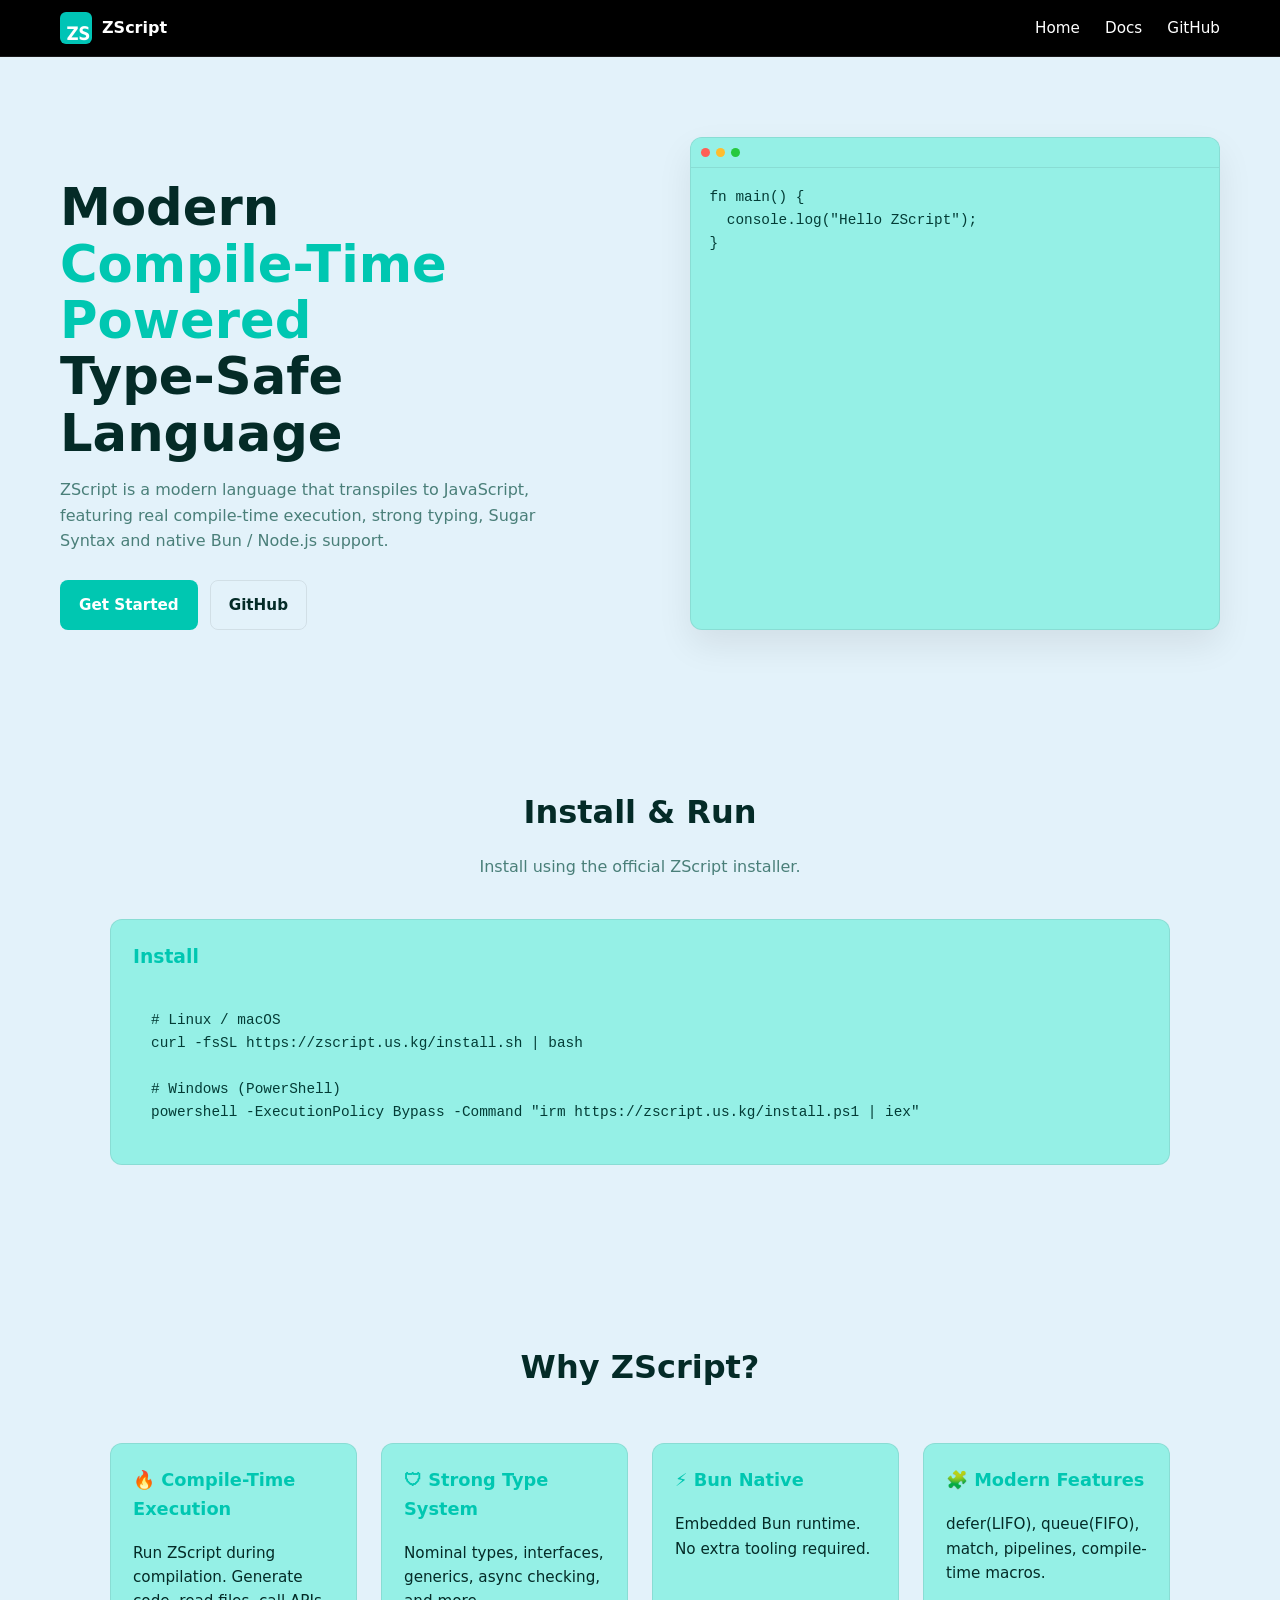
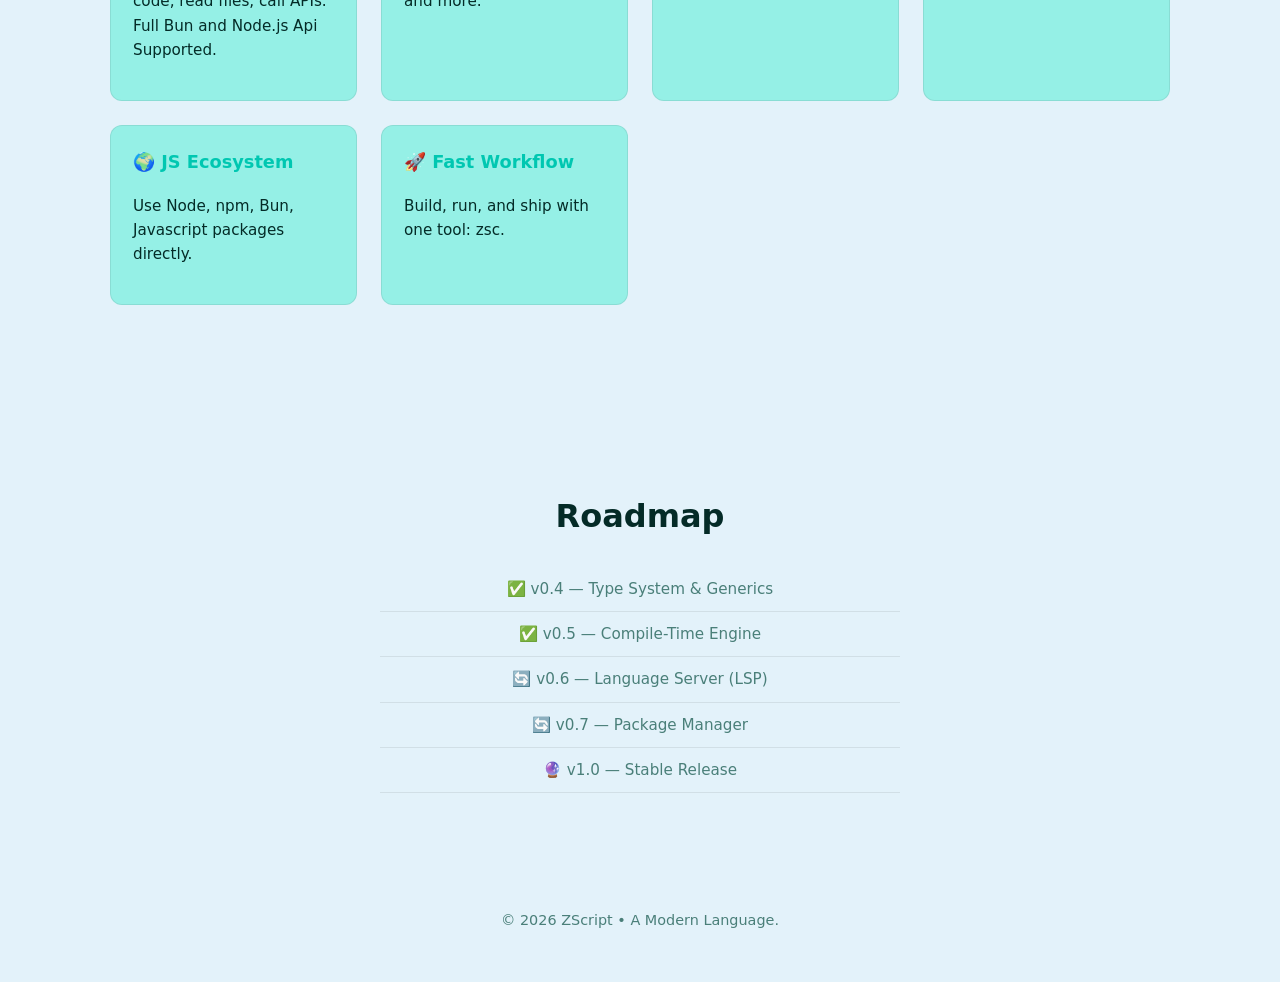
<file: index.html>
<!DOCTYPE html>
<html lang="en">
<head>
<meta charset="UTF-8" />
<meta name="viewport" content="width=device-width, initial-scale=1.0" />

<title>ZScript — Modern Programing Language</title>
<link rel="icon" href="favicon.png" />
<!-- Primary Meta Tags -->
<meta name="title" content="ZScript — Modern Programming Language" />
<meta name="description" content="A modern language transpiled to JavaScript with real compile-time execution and strong typing." />

<!-- Open Graph / Facebook / Discord -->
<meta property="og:type" content="website" />
<meta property="og:url" content="https://zscript.us.kg" />
<meta property="og:title" content="ZScript — Modern Programming Language" />
<meta property="og:description" content="Compile-time powered, type-safe language featuring native Bun/Node.js support." />
<meta property="og:image" content="https://zscript.us.kg/favicon.png" />

<!-- Twitter -->
<meta property="twitter:card" content="summary_large_image" />
<meta property="twitter:url" content="https://zscript.us.kg" />
<meta property="twitter:title" content="ZScript — Modern Programming Language" />
<meta property="twitter:description" content="Compile-time powered, type-safe language featuring native Bun/Node.js support." />
<meta property="twitter:image" content="https://zscript.us.kg/favicon.png" />


  <!-- Google Search Structured Data (JSON-LD) -->
<script type="application/ld+json">
{
  "@context": "https://schema.org",
  "@graph": [

    {
      "@type": "ComputerLanguage",
      "@id": "https://zscript.us.kg/#language",
      "name": "ZScript",
      "alternateName": "zsc",
      "description": "A modern programming language featuring compile-time execution and strong typing.",
      "url": "https://zscript.us.kg",
      "programmingLanguage": "ZScript"
    },

    {
      "@type": "SoftwareApplication",
      "@id": "https://zscript.us.kg/#compiler",
      "name": "ZScript Compiler",
      "applicationCategory": "DeveloperApplication",
      "operatingSystem": "Linux, macOS, Windows",
      "downloadUrl": "https://zscript.us.kg/",
      "softwareVersion": "0.5",

      "offers": {
        "@type": "Offer",
        "price": "0",
        "priceCurrency": "USD"
      }
    },

    {
      "@type": "SoftwareApplication",
      "@id": "https://zscript.us.kg/#zscript-app",
      "name": "ZScript",
      "applicationCategory": "DeveloperApplication",
      "operatingSystem": "All",
      "url": "https://zscript.us.kg/",

      "offers": {
        "@type": "Offer",
        "price": "0",
        "priceCurrency": "USD"
      }
    },

    {
      "@type": "SoftwareSourceCode",
      "name": "ZScript Source",
      "programmingLanguage": {
        "@id": "https://zscript.us.kg/#language"
      },
      "runtimePlatform": ["Bun", "Node.js"],
      "codeRepository": "https://github.com/zscriptlang/zscript",
      "targetProduct": {
        "@type": "SoftwareApplication",
        "@id": "https://zscript.us.kg/#zscript-app"
      }
    }

  ]
}
</script>

<style>
:root {
  --primary: #00c7b1;
  --primary-dark: #00a896;

  --bg: #e3f2fa;
  --bg-soft: #95f0e6;

  --text: #042b27;
  --muted: #4a7f79;

  --border: rgba(0,0,0,0.08);
  --code-bg: #95f0e6;
}

/* Base scaling */
html {
  font-size: 16px;
}

@media (max-width: 768px) {
  html {
    font-size: 14px;
  }
}

@media (max-width: 480px) {
  html {
    font-size: 13px;
  }
}

* {
  box-sizing: border-box;
}

body {
  margin: 0;
  font-family: Inter, system-ui, -apple-system, Segoe UI, sans-serif;
  background: var(--bg);
  color: var(--text);
  line-height: 1.6;
}

/* ---------------- NAV ---------------- */

header {
  position: sticky;
  top: 0;
  background: #000;
  border-bottom: 1px solid rgba(255,255,255,0.1);
  z-index: 100;
}

.nav {
  max-width: 1200px;
  margin: auto;
  padding: 12px 20px;

  display: flex;
  justify-content: space-between;
  align-items: center;
}

.brand {
  display: flex;
  gap: 10px;
  align-items: center;
  font-weight: 700;
  color: white;
}

.brand img {
  width: 32px;
  border-radius: 6px;
}

.nav a {
  margin-left: 20px;
  text-decoration: none;
  color: white;
  font-weight: 500;
  font-size: 0.95rem;
}

.nav a:hover {
  color: var(--primary);
}

/* ---------------- HERO ---------------- */

.hero {
  max-width: 1200px;
  margin: auto;
  padding: 80px 20px 60px;

  display: grid;
  grid-template-columns: 1.1fr 1fr;
  gap: 48px;
}

.hero h1 {
  font-size: clamp(2rem, 5vw, 3.2rem);
  line-height: 1.1;
  margin-bottom: 16px;
}

.hero span {
  color: var(--primary);
}

.hero p {
  font-size: 1rem;
  color: var(--muted);
  max-width: 520px;
}

.buttons {
  margin-top: 26px;
  display: flex;
  gap: 12px;
  flex-wrap: wrap;
}

.btn {
  padding: 12px 18px;
  border-radius: 8px;
  font-weight: 600;
  text-decoration: none;
  border: 1px solid transparent;
  transition: .2s;
  font-size: 0.95rem;
}

.btn.primary {
  background: var(--primary);
  color: white;
}

.btn.primary:hover {
  background: var(--primary-dark);
}

.btn.secondary {
  border-color: var(--border);
  color: var(--text);
}

.btn.secondary:hover {
  color: var(--primary);
  border-color: var(--primary);
}

/* ---------------- CODE ---------------- */

.code {
  background: var(--code-bg);
  border-radius: 12px;
  border: 1px solid var(--border);
  overflow: hidden;
  box-shadow: 0 15px 35px rgba(0,0,0,.08);
}

.code-head {
  display: flex;
  gap: 6px;
  padding: 10px;
  background: #95f0e6;
  border-bottom: 1px solid var(--border);
}

.dot {
  width: 9px;
  height: 9px;
  border-radius: 50%;
}

.red { background:#ff5f56 }
.yellow { background:#ffbd2e }
.green { background:#27c93f }

pre {
  margin: 0;
  padding: 18px;
  font-family: JetBrains Mono, Consolas, monospace;
  font-size: 0.9rem;
  line-height: 1.6;
  color: #033c36;
  overflow-x: auto;
}

/* ---------------- INSTALL ---------------- */

.install {
  max-width: 1100px;
  margin: auto;
  padding: 70px 20px;
}

.install h2 {
  text-align: center;
  font-size: 2rem;
  margin-bottom: 10px;
}

.install p {
  text-align: center;
  color: var(--muted);
  margin-bottom: 40px;
  font-size: 1rem;
}

.install-grid {
  display: grid;
  grid-template-columns: repeat(auto-fit,minmax(260px,1fr));
  gap: 28px;
}

.box {
  background: var(--bg-soft);
  border: 1px solid var(--border);
  border-radius: 12px;
  padding: 22px;
  font-size: 1rem;
}

.box h3 {
  margin-top: 0;
  color: var(--primary);
}

/* ---------------- FEATURES ---------------- */

.features {
  max-width: 1100px;
  margin: auto;
  padding: 80px 20px;
}

.features h2 {
  text-align: center;
  font-size: 2rem;
  margin-bottom: 50px;
}

.feature-grid {
  display: grid;
  grid-template-columns: repeat(auto-fit,minmax(240px,1fr));
  gap: 24px;
}

.feature {
  background: var(--bg-soft);
  border: 1px solid var(--border);
  border-radius: 12px;
  padding: 22px;
  font-size: 0.95rem;
}

.feature h3 {
  color: var(--primary);
  margin-top: 0;
}

/* ---------------- ROADMAP ---------------- */

.roadmap {
  max-width: 900px;
  margin: auto;
  padding: 80px 20px;
  text-align: center;
}

.roadmap h2 {
  font-size: 2rem;
  margin-bottom: 24px;
}

.roadmap ul {
  list-style: none;
  padding: 0;
  max-width: 520px;
  margin: auto;
  font-size: 0.95rem;
}

.roadmap li {
  padding: 10px;
  border-bottom: 1px solid var(--border);
  color: var(--muted);
}

/* ---------------- FOOTER ---------------- */

footer {
  padding: 36px 20px 50px;
  text-align: center;
  font-size: 0.9rem;
  color: var(--muted);
}

/* ---------------- MOBILE ---------------- */

@media(max-width:900px){

  .hero {
    grid-template-columns: 1fr;
    padding-top: 60px;
    gap: 36px;
  }

  .nav {
    flex-wrap: wrap;
  }

  .nav nav {
    margin-top: 8px;
  }

}
</style>
  
</head>

<body>

<header>
  <div class="nav">

    <div class="brand">
      <img src="favicon.png">
      <span>ZScript</span>
    </div>

    <nav>
      <a href="/">Home</a>
      <a href="/docs">Docs</a>
      <a href="https://github.com/zscriptlang/zscript" target="_blank">GitHub</a>
    </nav>

  </div>
</header>

<!-- HERO -->

<section class="hero">

<div>
  <h1>
     Modern<br>
    <span>Compile-Time Powered</span><br>
    Type-Safe Language
  </h1>

  <p>
    ZScript is a modern language that transpiles to JavaScript,
    featuring real compile-time execution, strong typing, Sugar Syntax
    and native Bun / Node.js support.
  </p>

  <div class="buttons">
    <a class="btn primary" href="/docs">Get Started</a>
    <a class="btn secondary" href="https://github.com/zscriptlang/zscriptand" target="_blank">GitHub</a>
  </div>
</div>

<div class="code">
  <div class="code-head">
    <div class="dot red"></div>
    <div class="dot yellow"></div>
    <div class="dot green"></div>
  </div>

<pre>
fn main() {
  console.log("Hello ZScript");
}</pre>

</div>

</section>

<!-- INSTALL -->

<section class="install">

<h2>Install & Run</h2>
<p>Install using the official ZScript installer.</p>

<div class="install-grid">

<div class="box">
<h3>Install</h3>

<pre># Linux / macOS
curl -fsSL https://zscript.us.kg/install.sh | bash

# Windows (PowerShell)
powershell -ExecutionPolicy Bypass -Command "irm https://zscript.us.kg/install.ps1 | iex"</pre>

</div>


</div>

</section>

<!-- FEATURES -->

<section class="features">

<h2>Why ZScript?</h2>

<div class="feature-grid">

<div class="feature">
<h3>🔥 Compile-Time Execution</h3>
<p>
Run ZScript during compilation.
Generate code, read files, call APIs.
Full Bun and Node.js Api Supported.
</p>
</div>

<div class="feature">
<h3>🛡 Strong Type System</h3>
<p>
Nominal types, interfaces, generics,
async checking, and more.
</p>
</div>

<div class="feature">
<h3>⚡ Bun Native</h3>
<p>
Embedded Bun runtime.
No extra tooling required.
</p>
</div>

<div class="feature">
<h3>🧩 Modern Features</h3>
<p>
defer(LIFO), queue(FIFO), match, pipelines,
compile-time macros.
</p>
</div>

<div class="feature">
<h3>🌍 JS Ecosystem</h3>
<p>
Use Node, npm, Bun, Javascript packages
directly.
</p>
</div>

<div class="feature">
<h3>🚀 Fast Workflow</h3>
<p>
Build, run, and ship with one tool:
zsc.
</p>
</div>

</div>

</section>

<!-- ROADMAP -->

<section class="roadmap">

<h2>Roadmap</h2>

<ul>
  <li>✅ v0.4 — Type System & Generics</li>
  <li>✅ v0.5 — Compile-Time Engine</li>
  <li>🔄 v0.6 — Language Server (LSP)</li>
  <li>🔄 v0.7 — Package Manager</li>
  <li>🔮 v1.0 — Stable Release</li>
</ul>

</section>

<footer>
© 2026 ZScript • A Modern Language.
</footer>

</body>
</html>
</file>
